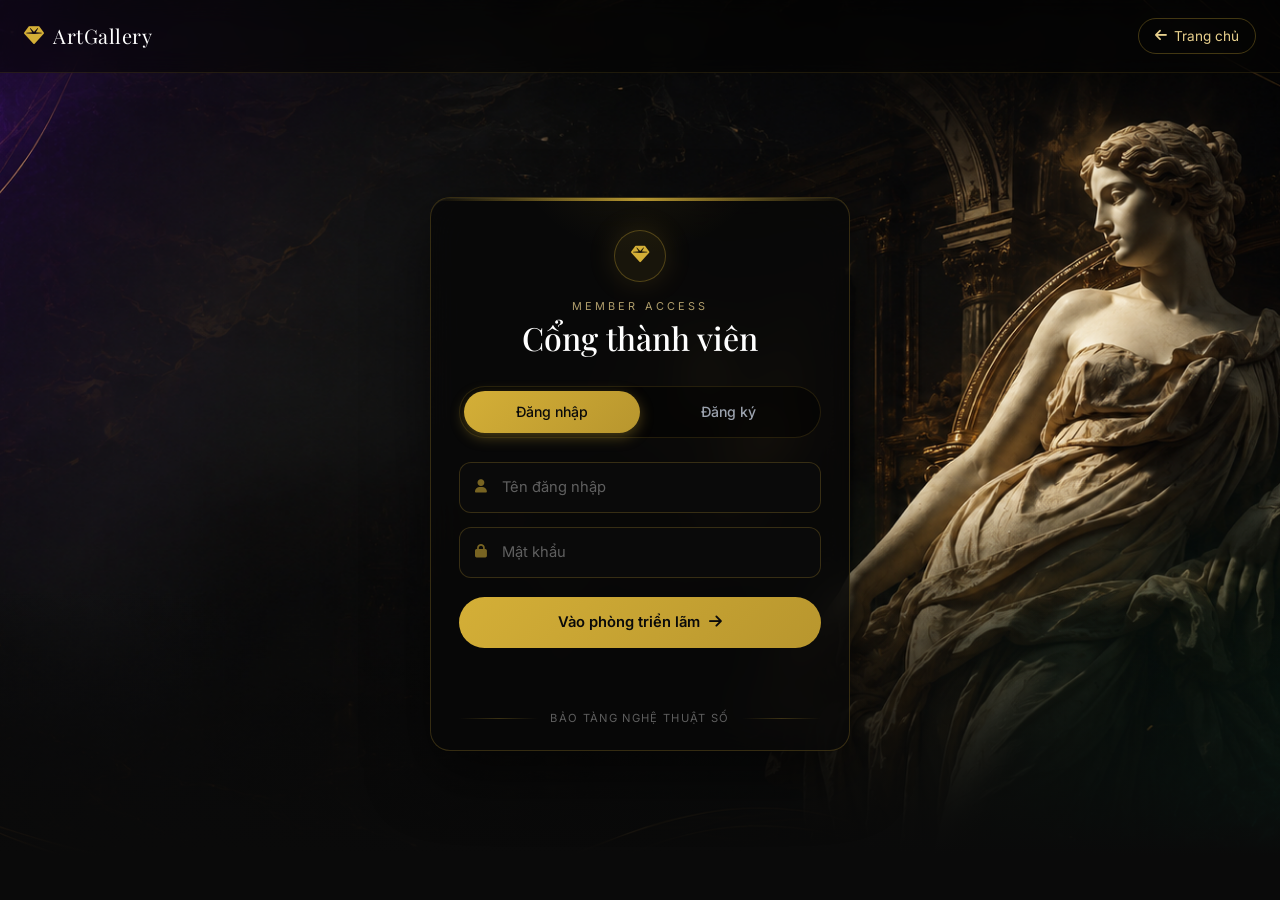
<file: admin.html>
<!doctype html>
<html lang="vi">
  <head>
    <meta charset="UTF-8" />
    <meta name="viewport" content="width=device-width, initial-scale=1.0" />
    <title>Workspace - Quản trị ArtGallery</title>
    <link
      href="https://cdn.jsdelivr.net/npm/bootstrap@5.3.0/dist/css/bootstrap.min.css"
      rel="stylesheet"
    />
    <link
      rel="stylesheet"
      href="https://cdnjs.cloudflare.com/ajax/libs/font-awesome/6.4.0/css/all.min.css"
    />
    <link
      rel="stylesheet"
      href="https://cdnjs.cloudflare.com/ajax/libs/animate.css/4.1.1/animate.min.css"
    />
    <link rel="stylesheet" href="css/style.css" />
    <link rel="stylesheet" href="css/admin-style.css" />
  </head>

  <body class="navbar-dark" style="background-color: #0a0a0a">
    <div id="premium-bg"></div>
    <div id="loader-overlay">
      <div class="loader-spinner"></div>
    </div>

    <nav
      class="navbar navbar-expand-lg sticky-top mb-4 mb-md-5"
      style="
        border-bottom: 1px solid rgba(212, 175, 55, 0.2);
        background: rgba(10, 10, 10, 0.9) !important;
        backdrop-filter: blur(10px);
      "
    >
      <div class="container-fluid px-3 px-md-5">
        <a
          class="navbar-brand d-flex align-items-center fs-5 fs-md-4"
          href="#"
          style="
            font-family: var(--font-serif);
            color: #ffffff !important;
            letter-spacing: 1px;
          "
        >
          <i class="fas fa-sliders-h me-2" style="color: var(--gold-main)"></i
          >Workspace
        </a>
        <div class="d-flex">
          <a
            class="btn btn-outline-gold btn-sm btn-md text-nowrap fw-medium px-3 px-md-4"
            href="index.html"
          >
            <i class="fas fa-arrow-left me-1 me-md-2"></i
            ><span class="d-none d-sm-inline">Trang chủ</span>
          </a>
        </div>
      </div>
    </nav>

    <div class="container-fluid px-3 px-md-5 my-4">
      <div
        class="glass-panel p-0 p-md-2 rounded-4 mb-5"
        style="background: transparent; border: none"
      >
        <div
          class="d-flex flex-column flex-xl-row justify-content-between align-items-start align-items-xl-center mb-4 p-3 p-md-4 rounded-3 border gap-4"
          style="
            border-color: rgba(212, 175, 55, 0.2) !important;
            background: rgba(20, 20, 20, 0.4);
          "
        >
          <div
            class="d-flex flex-column flex-md-row align-items-start align-items-md-center gap-3 gap-md-5 w-100"
          >
            <h2
              class="fw-bold m-0 fs-5 fs-md-4"
              style="font-family: var(--font-serif); color: var(--gold-main)"
            >
              <i class="fas fa-database me-2"></i>Kho dữ liệu
            </h2>

            <div
              class="vr d-none d-md-block"
              style="
                width: 1px;
                height: 35px;
                background-color: rgba(212, 175, 55, 0.3);
              "
            ></div>

            <div class="d-flex gap-4 gap-md-5">
              <div class="d-flex align-items-center">
                <i
                  class="fas fa-images fs-5 fs-md-4 me-2 me-md-3"
                  style="color: var(--gold-text)"
                ></i>
                <div class="d-flex flex-column">
                  <span
                    class="text-secondary"
                    style="
                      font-size: 0.65rem;
                      letter-spacing: 1px;
                      font-weight: 500;
                    "
                    >TỔNG TÁC PHẨM</span
                  >
                  <span
                    class="fw-bold text-white fs-5 fs-md-4 lh-1 mt-1"
                    id="stat-total-artworks"
                    >0</span
                  >
                </div>
              </div>
              <div class="d-flex align-items-center">
                <i
                  class="fas fa-heart fs-5 fs-md-4 me-2 me-md-3"
                  style="color: var(--gold-text)"
                ></i>
                <div class="d-flex flex-column">
                  <span
                    class="text-secondary"
                    style="
                      font-size: 0.65rem;
                      letter-spacing: 1px;
                      font-weight: 500;
                    "
                    >LƯỢT TƯƠNG TÁC</span
                  >
                  <span
                    class="fw-bold text-white fs-5 fs-md-4 lh-1 mt-1"
                    id="stat-total-likes"
                    >0</span
                  >
                </div>
              </div>
            </div>
          </div>

          <div class="d-grid d-xl-block w-100 w-xl-auto mt-2 mt-xl-0">
            <button
              class="btn btn-outline-gold rounded-pill px-4 py-2 fw-medium"
              onclick="openAdminModal()"
            >
              <i class="fas fa-plus me-2"></i>Thêm tác phẩm
            </button>
          </div>
        </div>

        <div
          class="d-flex flex-column flex-md-row align-items-start align-items-md-center justify-content-between gap-3 mb-3 p-3 p-md-3 rounded-3 border"
          style="
            border-color: rgba(212, 175, 55, 0.2) !important;
            background: rgba(20, 20, 20, 0.25);
          "
        >
          <div class="d-flex align-items-center gap-2">
            <i class="fas fa-filter" style="color: var(--gold-text)"></i>
            <span class="text-secondary" style="font-size: 0.85rem; letter-spacing: 0.6px"
              >LỌC PHÂN LOẠI</span
            >
          </div>

          <div class="d-flex align-items-center gap-2 w-100 w-md-auto">
            <select
              class="form-select form-select-sm"
              id="adminStyleFilter"
              style="
                max-width: 260px;
                background: rgba(15, 15, 15, 0.6);
                border: 1px solid rgba(212, 175, 55, 0.25);
                color: rgba(255, 255, 255, 0.85);
              "
            >
              <option value="__ALL__">Tất cả</option>
              <option value="Trừu tượng">Trừu tượng</option>
              <option value="Hiện đại">Hiện đại</option>
              <option value="Cổ điển">Cổ điển</option>
              <option value="Tối giản">Tối giản</option>
            </select>
            <button
              class="btn btn-sm rounded-pill px-3"
              style="background: transparent; border: 1px solid rgba(212, 175, 55, 0.35); color: var(--gold-text)"
              onclick="resetStyleFilter()"
              type="button"
            >
              Xóa lọc
            </button>
          </div>
        </div>

        <div
          class="table-responsive"
          style="border-radius: 12px; border: 1px solid rgba(212, 175, 55, 0.2)"
        >
          <table class="table align-middle mb-0 custom-admin-table">
            <thead>
              <tr>
                <th class="ps-4" style="width: 120px">Preview</th>
                <th>Tác phẩm</th>
                <th>Phân loại</th>
                <th>Tương tác</th>
                <th>Ngày cập nhật</th>
                <th>Trạng thái</th>
                <th class="text-center pe-4" style="width: 200px">Action</th>
              </tr>
            </thead>

            <tbody id="admin-table-body"></tbody>
          </table>
        </div>

        <div class="d-flex justify-content-center mt-4 mt-md-5 mb-3">
          <nav aria-label="Page navigation">
            <ul class="pagination shadow-sm" id="pagination-container"></ul>
          </nav>
        </div>
      </div>
    </div>

    <div class="modal fade" id="adminFormModal" tabindex="-1" aria-labelledby="adminModalTitle">
      <div class="modal-dialog modal-dialog-centered modal-xl modal-dialog-scrollable">
        <div class="modal-content admin-artwork-modal border-0">
          <form id="artworkForm">
            <input type="hidden" id="formId" />

            <div class="admin-artwork-modal-header">
              <div class="admin-artwork-modal-heading">
                <p class="admin-artwork-modal-eyebrow">WORKSPACE · TÁC PHẨM</p>
                <h2 class="admin-artwork-modal-title" id="adminModalTitle">
                  Thêm tác phẩm mới
                </h2>
                <p class="admin-artwork-modal-subtitle" id="adminModalSubtitle">
                  Điền thông tin và xem trước ảnh trước khi đăng tải.
                </p>
              </div>
              <button
                type="button"
                class="btn-close btn-close-white admin-artwork-modal-close"
                data-bs-dismiss="modal"
                aria-label="Đóng"
              ></button>
            </div>

            <div class="modal-body admin-artwork-modal-body">
              <div class="row g-4">
                <div class="col-lg-5">
                  <div class="admin-form-section">
                    <h3 class="admin-form-section-title">
                      <i class="fas fa-image"></i> Ảnh tác phẩm
                    </h3>
                    <div class="admin-form-preview" id="previewArea">
                      <img
                        id="imagePreview"
                        src=""
                        alt="Xem trước tác phẩm"
                        class="admin-form-preview-img d-none"
                      />
                      <div id="previewPlaceholder" class="admin-form-preview-empty">
                        <i class="fas fa-panorama" aria-hidden="true"></i>
                        <span>Xem trước</span>
                        <small>Nhập link ảnh bên dưới</small>
                      </div>
                    </div>
                    <div class="admin-form-field">
                      <label class="admin-form-label" for="formImage">Link ảnh (URL)</label>
                      <input
                        type="text"
                        class="admin-form-control"
                        id="formImage"
                        placeholder="https://..."
                      />
                      <div class="text-danger small mt-1" id="error-formImage" role="alert"></div>
                    </div>
                  </div>
                </div>

                <div class="col-lg-7">
                  <div class="admin-form-section">
                    <h3 class="admin-form-section-title">
                      <i class="fas fa-pen-nib"></i> Thông tin chung
                    </h3>
                    <div class="admin-form-field">
                      <label class="admin-form-label" for="formTitle">Tên tác phẩm</label>
                      <input
                        type="text"
                        class="admin-form-control"
                        id="formTitle"
                        placeholder="Ví dụ: Bình minh trên sông"
                      />
                      <div class="text-danger small mt-1" id="error-formTitle" role="alert"></div>
                    </div>
                    <div class="row g-3">
                      <div class="col-md-6">
                        <div class="admin-form-field">
                          <label class="admin-form-label" for="formArtistId">Họa sĩ</label>
                          <select
                            class="admin-form-control admin-form-select"
                            id="formArtistId"
                          ></select>
                          <div class="text-danger small mt-1" id="error-formArtistId" role="alert"></div>
                        </div>
                      </div>
                      <div class="col-md-6">
                        <div class="admin-form-field">
                          <label class="admin-form-label" for="formStyle">Phong cách</label>
                          <select
                            class="admin-form-control admin-form-select"
                            id="formStyle"
                          >
                            <option value="Trừu tượng">Trừu tượng</option>
                            <option value="Hiện đại">Hiện đại</option>
                            <option value="Cổ điển">Cổ điển</option>
                            <option value="Tối giản">Tối giản</option>
                          </select>
                          <div class="text-danger small mt-1" id="error-formStyle" role="alert"></div>
                        </div>
                      </div>
                    </div>
                  </div>

                  <div class="admin-form-section">
                    <h3 class="admin-form-section-title">
                      <i class="fas fa-align-left"></i> Mô tả & hiển thị
                    </h3>
                    <div class="admin-form-field">
                      <label class="admin-form-label" for="formDesc">Câu chuyện tác phẩm</label>
                      <textarea
                        class="admin-form-control admin-form-textarea"
                        id="formDesc"
                        placeholder="Chia sẻ ý nghĩa, chất liệu hoặc cảm hứng sáng tác..."
                      ></textarea>
                      <div class="text-danger small mt-1" id="error-formDesc" role="alert"></div>
                    </div>
                    <div class="admin-form-field mb-0">
                      <label class="admin-form-label" for="formStatus">Trạng thái hiển thị</label>
                      <select
                        class="admin-form-control admin-form-select"
                        id="formStatus"
                      >
                        <option value="Đã duyệt">Đã duyệt — hiển thị công khai</option>
                        <option value="Chờ duyệt">Chờ duyệt — ẩn khỏi trang chủ</option>
                      </select>
                    </div>
                  </div>
                </div>
              </div>
            </div>

            <div class="admin-artwork-modal-footer">
              <button
                type="button"
                class="admin-btn-ghost"
                data-bs-dismiss="modal"
              >
                Hủy
              </button>
              <button type="submit" class="admin-btn-primary" id="adminFormSubmitBtn">
                <i class="fas fa-cloud-arrow-up me-2" aria-hidden="true"></i>
                <span id="adminFormSubmitText">Đăng tải tác phẩm</span>
              </button>
            </div>
          </form>
        </div>
      </div>
    </div>

    <div class="modal fade" id="deleteConfirmModal" tabindex="-1">
      <div class="modal-dialog modal-dialog-centered modal-sm">
        <div
          class="modal-content border-0 text-center p-4"
          style="
            background: #121212;
            border: 1px solid #dc3545 !important;
            border-radius: 16px;
          "
        >
          <div class="mb-3">
            <i class="fas fa-exclamation-triangle text-danger fa-3x mb-3"></i>
            <h5
              class="text-white fw-bold"
              style="font-family: var(--font-serif)"
            >
              Xác nhận xóa
            </h5>
            <p class="text-secondary small mt-2">
              Bạn có chắc chắn muốn xóa tác phẩm này? Hành động này không thể
              hoàn tác.
            </p>
          </div>
          <div class="d-flex justify-content-center gap-3 mt-4">
            <button
              type="button"
              class="btn btn-sm rounded-pill px-4"
              style="color: white; border: 1px solid rgba(255, 255, 255, 0.2)"
              data-bs-dismiss="modal"
            >
              Hủy
            </button>
            <button
              type="button"
              class="btn btn-danger btn-sm rounded-pill px-4 shadow"
              id="confirmDeleteBtn"
            >
              Xóa ngay
            </button>
          </div>
        </div>
      </div>
    </div>

    <div
      class="toast-container position-fixed bottom-0 end-0 p-3 p-md-4"
      style="z-index: 1055"
    >
      <div
        id="liveToast"
        class="toast border-0"
        role="alert"
        aria-live="assertive"
        aria-atomic="true"
        style="
          background: #121212;
          border: 1px solid rgba(212, 175, 55, 0.3) !important;
        "
      >
        <div
          class="toast-header bg-transparent text-white"
          style="border-bottom: 1px solid rgba(212, 175, 55, 0.15)"
        >
          <i class="fas fa-check-circle me-2 text-success"></i>
          <strong class="me-auto" style="color: var(--gold-main)"
            >Thành công</strong
          >
          <small class="text-secondary">Vừa xong</small>
          <button
            type="button"
            class="btn-close btn-close-white"
            data-bs-dismiss="toast"
          ></button>
        </div>
        <div class="toast-body text-light fw-medium" id="toastMessage"></div>
      </div>
    </div>

    <script src="https://code.jquery.com/jquery-3.7.1.min.js"></script>
    <script src="https://cdn.jsdelivr.net/npm/bootstrap@5.3.0/dist/js/bootstrap.bundle.min.js"></script>
    <script src="js/auth.js"></script>
    <script>
      // Protect admin page
      document.addEventListener("DOMContentLoaded", function () {
        if (window.auth) window.auth.requireAdmin();
      });
    </script>
    <script src="js/api.js"></script>
    <script src="js/admin.js"></script>
  </body>
</html>
</file>
<file: css/style.css>
/* ==========================================
   CLASSIC LUXURY MUSEUM UI - EXACT CLONE
   ========================================== */

@import url('https://fonts.googleapis.com/css2?family=Playfair+Display:ital,wght@0,400;0,500;0,600;0,700;1,400&family=Inter:wght@300;400;500&display=swap');
:root {
    --bg-deep: #0a0a0a;
    --gold-main: #d4af37;
    --gold-dim: rgba(212, 175, 55, 0.15);
    --gold-text: #e8d08d;
    --text-white: #ffffff;
    --text-gray: #9ca3af;
    --border-gold: rgba(212, 175, 55, 0.3);
    --font-serif: 'Playfair Display', serif;
    --font-sans: 'Inter', sans-serif;
}

body {
    background-color: var(--bg-deep);
    color: var(--text-white);
    font-family: var(--font-sans);
    margin: 0;
    overflow-x: hidden;
}


/* --- BACKGROUND TƯỢNG THẠCH CAO --- */


/* --- Nền bảo tàng dùng chung (Khám phá + Nghệ sĩ) --- */

.hero-wrapper,
.artists-page {
    background: linear-gradient(to top, #0a0a0a 2%, transparent 20%), url('../img/bg.png') no-repeat right top;
    background-size: cover;
    background-position: center top;
    background-attachment: scroll;
}

.hero-wrapper {
    position: relative;
    min-height: 100vh;
    padding-top: 2rem;
}

@media (max-width: 991px) {
    .hero-wrapper,
    .artists-page {
        background: linear-gradient(to bottom, rgba(10, 10, 10, 0.8), #0a0a0a), url('../img/bg.png') no-repeat center top;
        background-size: cover;
    }
}


/* --- NAVBAR & TOP BAR --- */

.navbar-brand {
    font-family: var(--font-serif);
    font-size: 1.8rem;
    color: var(--text-white) !important;
}

.nav-link {
    color: var(--text-gray) !important;
    font-size: 0.9rem;
    margin: 0 1rem;
    transition: color 0.3s;
}

.nav-link.active {
    color: var(--gold-main) !important;
    border-bottom: 1px solid var(--gold-main);
    padding-bottom: 2px;
}


/* ==========================================
   🔍 THANH TÌM KIẾM (PREMIUM SEARCH BOX)
   ========================================== */


/* 1. Trạng thái bình thường: Nền kính đen mờ, viền vàng sắc nét */

.search-box input.form-control {
    background: rgba(15, 15, 15, 0.6) !important;
    border: 1px solid rgba(212, 175, 55, 0.4) !important;
    /* Viền vàng rõ ràng hơn */
    color: #ffffff !important;
    border-radius: 50px !important;
    padding: 0.5rem 1.5rem 0.5rem 2.8rem !important;
    /* Tăng khoảng trống cho chữ dễ thở */
    font-size: 0.9rem !important;
    transition: all 0.4s cubic-bezier(0.25, 0.8, 0.25, 1) !important;
}


/* Chữ gợi ý (Placeholder) sáng và dễ đọc hơn */

.search-box input.form-control::placeholder {
    color: rgba(255, 255, 255, 0.4) !important;
    font-weight: 300;
}


/* 2. TRẠNG THÁI ACTIVE (KHẮC PHỤC LỖI BOOTSTRAP XẤU XÍ) */

.search-box input.form-control:focus {
    background: rgba(10, 10, 10, 0.9) !important;
    /* Nền tối hẳn lại để nổi bật chữ */
    border-color: var(--gold-main) !important;
    /* Viền sáng rực màu vàng nguyên bản */
    /* Thay thế viền xanh dương mặc định bằng vệt sáng vàng tỏa ra ngoài */
    box-shadow: 0 0 0 4px rgba(212, 175, 55, 0.15) !important;
    outline: none !important;
}


/* 3. Tinh chỉnh Icon kính lúp */

.search-box .fa-search {
    color: rgba(212, 175, 55, 0.6) !important;
    /* Đổi icon sang màu vàng mờ */
    transition: all 0.4s ease;
    z-index: 5;
}


/* Khi bấm vào ô tìm kiếm, icon kính lúp cũng sáng rực lên theo */

.search-box:focus-within .fa-search {
    color: var(--gold-main) !important;
}

.btn-outline-gold {
    border: 1px solid var(--gold-main);
    color: var(--gold-main);
    background: transparent;
    border-radius: 50px;
    padding: 0.4rem 1.5rem;
    font-size: 0.85rem;
    transition: all 0.3s;
}

.btn-outline-gold:hover {
    background: var(--gold-main);
    color: var(--bg-deep);
}


/* --- HERO TYPOGRAPHY --- */


/* ==========================================
   🔧 SỬA LỖI KHOẢNG TRỐNG GIỮA BỘ LỌC VÀ LƯỚI ẢNH
   ========================================== */

.hero-text-area {
    padding-top: 8rem !important;
    /* Giảm từ 12rem xuống 8rem để thu hẹp khoảng cách trên */
    padding-bottom: 1rem !important;
    /* Thu nhỏ khoảng trống phía dưới chữ */
    position: relative;
    z-index: 10 !important;
}


/* Ép phần chứa lưới ảnh dịch ngược lên trên sát vào thanh bộ lọc */

.gallery-slider-wrapper {
    margin-top: -1rem !important;
    /* Dùng số âm để kéo toàn bộ lưới tranh lên cao */
    position: relative;
    z-index: 10;
    padding-top: 0 !important;
}


/* Đảm bảo khung chứa ảnh nền không bị phình chiều cao vô lý */

.hero-wrapper {
    min-height: auto !important;
    /* Bỏ ép buộc chiều cao full màn hình */
    padding-bottom: 2rem;
}


/* Ngôi sao lấp lánh nhỏ (Tùy chọn) */

.hero-text-area::before {
    content: '✦';
    position: absolute;
    top: 2rem;
    left: 0;
    color: var(--gold-main);
    font-size: 1.5rem;
}

.title-kham-pha {
    font-family: var(--font-serif);
    font-size: 4rem;
    font-weight: 400;
    margin-bottom: 0;
}

.title-nghe-thuat {
    font-family: var(--font-serif);
    font-size: 4.5rem;
    font-style: italic;
    color: var(--gold-text);
}

.title-dich-thuc {
    font-family: var(--font-serif);
    font-size: 4rem;
    font-weight: 400;
}

.subtitle-text {
    color: var(--text-gray);
    font-size: 0.95rem;
    max-width: 450px;
    line-height: 1.6;
    margin-top: 1rem;
}


/* --- FILTER BUTTONS --- */


/* --- FILTER BUTTONS --- */

.filter-btn {
    background: transparent;
    border: 1px solid var(--border-gold);
    color: var(--text-gray);
    border-radius: 50px;
    padding: 0.4rem 1.5rem;
    font-size: 0.85rem;
    /* Tăng độ mượt của animation (chuyển động chậm rãi, êm ái) */
    transition: all 0.4s cubic-bezier(0.25, 0.8, 0.25, 1);
    cursor: pointer;
}


/* 🌟 HIỆU ỨNG HOVER KHI RÊ CHUỘT VÀO */

.filter-btn:hover {
    border-color: var(--gold-main) !important;
    /* Đậm viền vàng */
    color: var(--text-white) !important;
    /* Chữ sáng trắng lên */
    background: rgba(212, 175, 55, 0.08);
    /* Nền phủ lớp vàng cực mỏng */
    transform: translateY(-3px);
    /* Nổi nhẹ nút lên trên 3px */
    box-shadow: 0 6px 15px rgba(212, 175, 55, 0.15);
    /* Tỏa hào quang vàng mờ ở đáy */
}


/* Trạng thái nút đang được chọn (Active) */

.filter-btn.active {
    background: var(--gold-dim);
    border-color: var(--gold-main);
    color: var(--gold-text);
}


/* Hover thêm cho nút Active cho xịn xò */

.filter-btn.active:hover {
    transform: translateY(-3px);
    box-shadow: 0 6px 20px rgba(212, 175, 55, 0.25);
}


/* --- KHỐI HOT NHẤT FLOATING T BÊN PHẢI --- */

.hot-floating-card {
    position: absolute;
    right: 5%;
    top: 45%;
    background: rgba(20, 20, 20, 0.6);
    backdrop-filter: blur(10px);
    border: 1px solid var(--border-gold);
    border-radius: 12px;
    padding: 1.5rem;
    width: 250px;
}

.hot-title {
    color: var(--gold-text);
    font-size: 0.9rem;
    font-weight: 500;
}


/* --- VERTICAL TEXT (FEATURED) --- */

.vertical-text-container {
    position: absolute;
    left: 2%;
    top: 60%;
    transform: translateY(-50%);
    display: flex;
    flex-direction: column;
    align-items: center;
    gap: 2rem;
}

.vertical-text {
    writing-mode: vertical-rl;
    transform: rotate(180deg);
    letter-spacing: 4px;
    font-size: 0.75rem;
    color: var(--gold-main);
    text-transform: uppercase;
}


/* --- GALLERY LƯỚI GRID (TỰ ĐỘNG XUỐNG DÒNG) --- */

.gallery-slider-wrapper {
    position: relative;
    padding-left: 8%;
    /* Vẫn giữ khoảng trống bên trái để không đè lên chữ FEATURED */
    padding-right: 5%;
    margin-top: 3rem;
    padding-bottom: 4rem;
}


/* Biến thành lưới Grid tự động */

.gallery-slider {
    display: grid;
    /* Phép thuật ở đây: Tự động chia cột, mỗi cột tối thiểu 300px, hết chỗ tự rớt xuống dòng */
    grid-template-columns: repeat(auto-fill, minmax(300px, 1fr));
    gap: 2rem;
    /* Khoảng cách cực thoáng giữa các thẻ */
    width: 100%;
}


/* --- THẺ CARD LUXURY CHUẨN ẢNH --- */


/* ==========================================
/* ==========================================
   🎨 TRẢ LẠI SỰ ĐỒNG BỘ CHO LƯỚI THUMBNAIL
   ========================================== */

.luxury-card img {
    width: 100% !important;
    height: 260px !important;
    /* Tăng nhẹ chiều cao lên một chút cho khung ảnh thanh thoát hơn */
    /* 1. Trở lại 'cover' để lấp đầy khung, xóa sổ hoàn toàn các dải đen xấu xí */
    object-fit: cover !important;
    /* 2. BÍ QUYẾT: Căn trọng tâm ảnh lên phía trên (20%) thay vì chính giữa. 
       Giúp chân dung Mona Lisa hay các nhân vật không bị cắt mất đầu/mặt */
    object-position: center 20% !important;
    background-color: transparent !important;
    border-radius: 8px !important;
    margin-bottom: 1.2rem !important;
    filter: brightness(0.9);
    transition: filter 0.3s ease, transform 0.5s ease !important;
}


/* Thêm hiệu ứng hover phóng to nhẹ hình ảnh bên trong thẻ card cho mượt mà */

.luxury-card:hover img {
    filter: brightness(1.1);
}

.luxury-card:hover {
    transform: translateY(-5px);
    border-color: var(--gold-main);
}

.luxury-card img {
    width: 100%;
    height: 250px;
    /* Tăng chiều cao ảnh lên một chút cho cân đối với giao diện Grid */
    object-fit: cover;
    border-radius: 8px;
    margin-bottom: 1rem;
    filter: brightness(0.9);
}

.luxury-card:hover img {
    filter: brightness(1.1);
}

.card-title-serif {
    font-family: var(--font-serif);
    font-size: 1.1rem;
    color: var(--text-white);
    margin-bottom: 0.2rem;
}

.card-artist-sans {
    font-size: 0.8rem;
    color: var(--text-gray);
    margin-bottom: 1.2rem;
}

.card-bottom-row {
    display: flex;
    justify-content: space-between;
    align-items: center;
}

.likes-text {
    font-size: 0.85rem;
    color: var(--gold-text);
    display: flex;
    align-items: center;
    gap: 6px;
}

.btn-plus-circle {
    background: transparent;
    border: 1px solid var(--text-gray);
    color: var(--text-gray);
    width: 32px;
    height: 32px;
    border-radius: 50%;
    display: flex;
    align-items: center;
    justify-content: center;
    transition: all 0.3s;
    cursor: pointer;
}

.btn-plus-circle:hover {
    border-color: var(--gold-main);
    color: var(--gold-main);
}

/* --- THẺ TAG PHONG CÁCH (bên cạnh tên tác phẩm) --- */

.card-title-row {
    display: flex;
    align-items: center;
    justify-content: space-between;
    gap: 0.65rem;
}

.style-tag {
    flex: 0 0 auto;
    display: inline-block;
    padding: 0.32rem 0.7rem;
    border-radius: 4px;
    font-size: 0.68rem;
    font-weight: 600;
    letter-spacing: 0.08em;
    text-transform: uppercase;
    border: 1px solid transparent;
    line-height: 1.15;
    user-select: none;
    white-space: nowrap;
}

.style-tag-abstract {
    color: #ecd9ff;
    background: linear-gradient(135deg, rgba(100, 55, 140, 0.45), rgba(60, 30, 90, 0.55));
    border-color: rgba(180, 120, 255, 0.4);
    box-shadow: inset 0 1px 0 rgba(255, 255, 255, 0.08);
}

.style-tag-modern {
    color: #d8eeff;
    background: linear-gradient(135deg, rgba(35, 90, 140, 0.45), rgba(20, 50, 85, 0.55));
    border-color: rgba(100, 175, 255, 0.38);
    box-shadow: inset 0 1px 0 rgba(255, 255, 255, 0.08);
}

.style-tag-classic {
    color: #ffecd0;
    background: linear-gradient(135deg, rgba(130, 85, 30, 0.45), rgba(75, 48, 15, 0.55));
    border-color: rgba(255, 185, 90, 0.38);
    box-shadow: inset 0 1px 0 rgba(255, 255, 255, 0.08);
}

.style-tag-minimal {
    color: #d4ebe0;
    background: linear-gradient(135deg, rgba(45, 68, 58, 0.65), rgba(28, 42, 36, 0.75));
    border-color: rgba(120, 185, 155, 0.35);
    box-shadow: inset 0 1px 0 rgba(255, 255, 255, 0.06);
}

.style-tag-default {
    color: var(--gold-text);
    background: linear-gradient(135deg, rgba(212, 175, 55, 0.2), rgba(90, 72, 25, 0.45));
    border-color: rgba(212, 175, 55, 0.35);
    box-shadow: inset 0 1px 0 rgba(255, 255, 255, 0.08);
}

#modalStyle.style-tag {
    font-size: 0.72rem;
    padding: 0.4rem 0.85rem;
}

.luxury-card {
    flex: 0 0 auto;
    width: 320px;
    /* Độ rộng cố định cho mỗi thẻ */
    scroll-snap-align: start;
    background: rgba(15, 15, 15, 0.8);
    border: 1px solid var(--border-gold);
    border-radius: 12px;
    padding: 0.8rem;
    transition: transform 0.3s ease, border-color 0.3s;
}

.luxury-card:hover {
    transform: translateY(-5px);
    border-color: var(--gold-main);
}

.luxury-card img {
    width: 100%;
    height: 220px;
    object-fit: cover;
    border-radius: 8px;
    margin-bottom: 1rem;
    filter: brightness(0.9);
}

.luxury-card:hover img {
    filter: brightness(1.1);
}

.card-title-serif {
    font-family: var(--font-serif);
    font-size: 1.1rem;
    color: var(--text-white);
    margin-bottom: 0.2rem;
}

.card-artist-sans {
    font-size: 0.8rem;
    color: var(--text-gray);
    margin-bottom: 1.2rem;
}

.card-bottom-row {
    display: flex;
    justify-content: space-between;
    align-items: center;
}

.likes-text {
    font-size: 0.85rem;
    color: var(--gold-text);
    display: flex;
    align-items: center;
    gap: 6px;
}

.btn-plus-circle {
    background: transparent;
    border: 1px solid var(--text-gray);
    color: var(--text-gray);
    width: 32px;
    height: 32px;
    border-radius: 50%;
    display: flex;
    align-items: center;
    justify-content: center;
    transition: all 0.3s;
    cursor: pointer;
}

.btn-plus-circle:hover {
    border-color: var(--gold-main);
    color: var(--gold-main);
}


/* ==========================================
   👑 FIX MODAL CHI TIẾT TÁC PHẨM (MUSEUM STYLE)
   ========================================== */


/* 1. Ép toàn bộ khung Modal sang màu tối, xóa dứt điểm nền trắng */

#artworkModal .modal-content {
    background: #121212 !important;
    /* Màu nền Onyx đồng bộ với giao diện */
    border: 1px solid var(--border-gold) !important;
    /* Viền vàng mảnh sang trọng */
    border-radius: 16px !important;
    overflow: hidden;
    box-shadow: 0 25px 50px rgba(0, 0, 0, 0.9);
}


/* 2. Xử lý vùng chứa ảnh bên trái */

#artworkModal .bg-black {
    background-color: #050505 !important;
    display: flex;
    align-items: center;
    /* Căn giữa ảnh theo chiều dọc */
    justify-content: center;
    min-height: 550px;
    /* Chiều cao tối thiểu để không bị hụt */
}


/* Giữ nguyên tỉ lệ gốc của bức tranh, không để lộ khoảng trống thô */

#modalImage {
    width: 100%;
    height: 100%;
    max-height: 600px;
    object-fit: contain;
    /* Tranh nằm gọn gàng, trọn vẹn, không bị mất góc */
}


/* 3. Phù phép lại toàn bộ chữ và nền vùng thông tin bên phải */

#artworkModal .col-lg-5 {
    background: #121212 !important;
    color: var(--text-white) !important;
}

#modalTitle {
    font-family: var(--font-serif);
    color: var(--text-white) !important;
    font-weight: 600;
}

#modalDate {
    color: var(--gold-text) !important;
    /* Ngày đăng chuyển sang màu vàng đồng */
}

#modalDesc {
    color: var(--text-gray) !important;
    /* Miêu tả màu xám thanh lịch */
    line-height: 1.8;
}


/* Badge phân loại trong Modal dùng chung .style-tag */


/* Khung thông tin nghệ sĩ ở đáy Modal */

#artworkModal .glass-panel {
    background: rgba(255, 255, 255, 0.02) !important;
    border: 1px solid rgba(212, 175, 55, 0.1) !important;
}

#modalArtistName {
    color: var(--text-white) !important;
}


/* Khung chứa bên trái: Biến thành một phòng tối rọi đèn */

#artworkModal .bg-black {
    background-color: #050505 !important;
    position: relative;
    overflow: hidden;
    display: flex;
    align-items: center;
    justify-content: center;
    min-height: 550px;
    height: 100%;
}


/* ẢNH CHÍNH BÊN TRÊN: Giữ nguyên vẹn 100% tác phẩm, nằm nổi bật ở giữa */

#modalImage {
    width: 100% !important;
    height: auto !important;
    max-height: 550px !important;
    object-fit: contain !important;
    position: relative;
    z-index: 2;
    /* Nổi lên trên lớp nền mờ */
    /* Thêm một chút bóng đổ mịn để tách biệt bức tranh khỏi nền */
    filter: drop-shadow(0 15px 30px rgba(0, 0, 0, 0.7)) brightness(0.95);
    transition: filter 0.3s ease;
}

#modalImage:hover {
    filter: drop-shadow(0 15px 30px rgba(0, 0, 0, 0.9)) brightness(1.05);
}


/* PHÉP THUẬT CSS: Tạo một lớp nền mờ lấp đầy khoảng trống */

#artworkModal .bg-black::before {
    content: "";
    position: absolute;
    top: 0;
    left: 0;
    width: 100%;
    height: 100%;
    /* Lấy chính bức tranh đang hiển thị để làm ảnh nền ẩn phía sau */
    background-image: inherit;
    background-size: cover;
    background-position: center;
    /* Làm mờ cực mạnh và giảm độ sáng để tạo chiều sâu hệt như rạp phim */
    filter: blur(40px) brightness(0.25) opacity(0.6);
    z-index: 1;
    /* Nằm dưới bức tranh chính */
    transform: scale(1.1);
    /* Phóng to nhẹ để che hết các mép viền */
}


/* ==========================================
   👑 ADMIN DASHBOARD - LUXURY MUSEUM EDITION
   ========================================== */


/* 1. Xóa nền trắng, ép bảng thành khối kính đen mờ viền vàng */

.table-responsive {
    background: rgba(15, 15, 15, 0.9) !important;
    border: 1px solid var(--border-gold) !important;
    border-radius: 12px !important;
    padding: 1.5rem !important;
    box-shadow: 0 20px 40px rgba(0, 0, 0, 0.5) !important;
}


/* Ép bảng trong suốt hoàn toàn */

.table {
    --bs-table-bg: transparent !important;
    --bs-table-color: var(--text-white) !important;
    margin-bottom: 0 !important;
}


/* 2. Tiêu đề cột (Header) mạ vàng */

.table thead th {
    border-bottom: 1px solid var(--border-gold) !important;
    color: var(--gold-main) !important;
    font-family: var(--font-serif) !important;
    font-size: 0.95rem !important;
    letter-spacing: 1px !important;
    background: transparent !important;
    padding: 1.2rem 1rem !important;
}


/* 3. Từng ô dữ liệu (Cell) */

.table tbody td {
    background: transparent !important;
    border-bottom: 1px solid rgba(212, 175, 55, 0.1) !important;
    vertical-align: middle !important;
    color: var(--text-white) !important;
    /* Cứu chữ bị tàng hình */
    padding: 1.2rem 1rem !important;
}

.table tbody tr:hover td {
    background-color: rgba(212, 175, 55, 0.05) !important;
    /* Sáng vàng nhẹ khi rê chuột */
}

.table tbody tr:last-child td {
    border-bottom: none !important;
}


/* 4. Thanh phân trang (Pagination) mạ vàng */

.pagination .page-link {
    background: transparent;
    border: 1px solid var(--border-gold);
    color: var(--text-gray);
    margin: 0 4px;
    border-radius: 8px !important;
    transition: all 0.3s ease;
}

.pagination .page-item.active .page-link,
.pagination .page-link:hover {
    background: var(--gold-main);
    border-color: var(--gold-main);
    color: var(--bg-deep);
}

.pagination .page-item.disabled .page-link {
    border-color: rgba(255, 255, 255, 0.1);
    color: rgba(255, 255, 255, 0.2);
}


/* ==========================================
   👑 WORKSPACE FORM & INPUT PREMIUM STYLE
   ========================================== */


/* ==========================================
   👑 ĐẶC TRỊ LỖI PHÔNG INPUT VÀ LABEL TRONG FORM FLOATING
   ========================================== */


/* 1. Ép toàn bộ nền ô nhập liệu (Input, Select, Textarea) về màu tối */

.form-floating>.form-control,
.form-floating>.form-select,
.form-floating>.form-control:focus,
.form-floating>.form-select:focus,
.form-floating>.form-control:not(:placeholder-shown) {
    background-color: #1a1a1a !important;
    /* Đen nhám Onyx vững chắc */
    color: #ffffff !important;
    /* Chữ nhập vào màu trắng sắc nét */
    border: 1px solid rgba(212, 175, 55, 0.3) !important;
    /* Viền vàng mỏng */
    border-radius: 8px !important;
    box-shadow: none !important;
}


/* Khi bấm chuột vào ô (Focus) */

.form-floating>.form-control:focus,
.form-floating>.form-select:focus {
    border-color: var(--gold-main) !important;
    /* Viền sáng vàng nguyên bản */
    box-shadow: 0 0 0 4px rgba(212, 175, 55, 0.15) !important;
    /* Tỏa hào quang nhẹ */
}


/* 2. CHỮA LỖI MẢNG TRẮNG CỦA NHÃN (LABEL FIX) */

.form-floating>label {
    color: rgba(212, 175, 55, 0.6) !important;
    /* Chữ nhãn mặc định màu vàng mờ */
    background: transparent !important;
    /* Xóa bỏ hoàn toàn mảng nền trắng lỗi */
    padding-left: 1rem !important;
    transition: all 0.2s ease-in-out !important;
}


/* 3. Phù phép khi nhãn co nhỏ và nhảy lên trên viền */

.form-floating>.form-control:focus~label,
.form-floating>.form-control:not(:placeholder-shown)~label,
.form-floating>.form-select~label {
    color: var(--gold-main) !important;
    /* Đổi sang màu vàng Champagne */
    opacity: 1 !important;
    /* Giải pháp tối thượng: Buộc lớp nền che viền của nhãn phải là màu đen của Modal (#121212) */
    background-color: #121212 !important;
    padding: 0 6px !important;
    height: auto !important;
    max-height: 20px;
    display: inline-flex !important;
    align-items: center;
    left: 10px !important;
    top: 0px !important;
    border-radius: 4px;
}


/* 4. Giữ nguyên bộ Option đổ xuống tối giản đắt tiền */

.form-select option {
    background-color: #161616 !important;
    color: #f5f5f0 !important;
}

.form-select:focus option:checked {
    background: var(--gold-main) !important;
    color: #0a0a0a !important;
}


/* Phục hồi lớp mặt nạ che viền của Bootstrap, dùng màu trùng với nền Modal */

.form-floating>label::after {
    background-color: #121212 !important;
}


/* ==========================================
   💥 HIỆU ỨNG THẢ TIM
   ========================================== */


/* 1. Nhịp đập mạnh của trái tim chính (Đập 2 nhịp như tim thật) */

@keyframes heartBeatVip {
    0% {
        transform: scale(1);
    }
    25% {
        transform: scale(1.5);
        text-shadow: 0 0 20px rgba(220, 53, 69, 1);
    }
    50% {
        transform: scale(1.1);
    }
    75% {
        transform: scale(1.4);
    }
    100% {
        transform: scale(1);
        text-shadow: 0 0 0 transparent;
    }
}

.heart-vip-anim {
    animation: heartBeatVip 0.5s cubic-bezier(0.175, 0.885, 0.32, 1.275);
}


/* 2. Vòng sóng siêu âm tỏa ra (Ripple effect) */

@keyframes rippleExpand {
    0% {
        transform: scale(0);
        opacity: 0.8;
        border-width: 4px;
    }
    100% {
        transform: scale(3.5);
        opacity: 0;
        border-width: 0px;
    }
}

.heart-ripple {
    position: absolute;
    top: 50%;
    left: 50%;
    width: 30px;
    height: 30px;
    margin-top: -15px;
    margin-left: -15px;
    border: solid 4px rgba(220, 53, 69, 0.8);
    border-radius: 50%;
    pointer-events: none;
    animation: rippleExpand 0.6s ease-out forwards;
    z-index: 99;
}


/* 3. Pháo hoa bắn tung tóe (Particles văng ra mọi hướng) */

@keyframes particleBurst {
    0% {
        transform: translate(0, 0) scale(1) rotate(0deg);
        opacity: 1;
    }
    100% {
        /* Sử dụng biến CSS để truyền quỹ đạo bắn ngẫu nhiên từ JS */
        transform: translate(var(--tx), var(--ty)) scale(0) rotate(var(--rot));
        opacity: 0;
    }
}

.heart-particle {
    position: absolute;
    top: 50%;
    left: 50%;
    color: #ff4757;
    pointer-events: none;
    /* Dùng gia tốc bắn mạnh lúc đầu, chậm dần lúc sau */
    animation: particleBurst 0.7s cubic-bezier(0.25, 0.46, 0.45, 0.94) forwards;
    z-index: 100;
    margin-top: -10px;
    margin-left: -10px;
}


/* ==========================================
   🌟 HIỆU ỨNG NAVBAR KHI CUỘN TRANG (GLASSMORPHISM)
   ========================================== */


/* 1. Trạng thái mặc định (Ở sát trên cùng) */

.navbar-custom {
    background-color: transparent !important;
    /* Hoàn toàn trong suốt để khoe ảnh nền */
    border-bottom: 1px solid transparent !important;
    padding: 1.5rem 0 !important;
    /* Rộng rãi, thư thả */
    transition: all 0.4s ease-in-out;
    /* Chuyển động mượt mà mất 0.4 giây */
    backdrop-filter: blur(0px);
}


/* 2. Trạng thái khi cuộn chuột xuống (Sẽ được JS tự động thêm vào) */

.navbar-custom.navbar-scrolled {
    background-color: rgba(5, 5, 5, 0.85) !important;
    /* Nền đen xuyên thấu */
    backdrop-filter: blur(15px);
    /* Hiệu ứng kính mờ cực xịn */
    -webkit-backdrop-filter: blur(15px);
    /* Hỗ trợ riêng cho Safari/iPhone */
    border-bottom: 1px solid rgba(212, 175, 55, 0.2) !important;
    /* Hiện viền vàng mờ */
    padding: 0.8rem 0 !important;
    /* Thu gọn chiều cao lại để nhường chỗ xem tranh */
    box-shadow: 0 10px 30px rgba(0, 0, 0, 0.5);
    /* Đổ bóng đổ phân cách với nền */
}

/* ==========================================
   ARTISTS PAGE
   ========================================== */
.artists-page {
    position: relative;
    min-height: 100vh;
}

.artists-page-title {
    font-family: var(--font-serif);
    font-size: clamp(2.2rem, 4vw, 3.2rem);
    color: var(--gold-main);
    font-weight: 500;
}

.artist-section {
    border: 1px solid var(--border-gold);
    border-radius: 16px;
    padding: 1.5rem;
    background: rgba(15, 15, 15, 0.75);
}

.artist-section-head {
    display: flex;
    gap: 1.25rem;
    align-items: flex-start;
}

.artist-avatar-lg {
    width: 88px;
    height: 88px;
    border-radius: 50%;
    object-fit: cover;
    border: 2px solid var(--border-gold);
    flex-shrink: 0;
    box-shadow: 0 0 24px rgba(212, 175, 55, 0.15);
}

.artist-section-name {
    font-family: var(--font-serif);
    font-size: 1.75rem;
    color: var(--text-white);
    margin-bottom: 0.35rem;
}

.artist-section-bio {
    font-size: 0.9rem;
    line-height: 1.6;
    max-width: 720px;
}

.artist-stat-pill {
    display: inline-flex;
    align-items: center;
    font-size: 0.8rem;
    color: var(--gold-text);
    padding: 0.35rem 0.75rem;
    border: 1px solid var(--border-gold);
    border-radius: 0;
    background: rgba(212, 175, 55, 0.06);
}

.artist-works-heading {
    font-family: var(--font-serif);
    font-size: 1.1rem;
    color: var(--gold-text);
    margin-bottom: 1rem;
    letter-spacing: 0.5px;
}

.artist-works-grid {
    display: grid;
    grid-template-columns: repeat(auto-fill, minmax(160px, 1fr));
    gap: 1rem;
}

.artist-work-card {
    position: relative;
    border-radius: 10px;
    overflow: hidden;
    cursor: pointer;
    border: 1px solid rgba(212, 175, 55, 0.2);
    aspect-ratio: 4 / 5;
    transition: transform 0.25s ease, border-color 0.25s ease;
}

.artist-work-card img {
    width: 100%;
    height: 100%;
    object-fit: cover;
    display: block;
    filter: brightness(0.92);
    transition: filter 0.25s ease, transform 0.35s ease;
}

.artist-work-card:hover {
    transform: translateY(-4px);
    border-color: var(--gold-main);
}

.artist-work-card:hover img {
    filter: brightness(1.05);
    transform: scale(1.03);
}

.artist-work-overlay {
    position: absolute;
    left: 0;
    right: 0;
    bottom: 0;
    padding: 0.65rem 0.75rem;
    background: linear-gradient(to top, rgba(0, 0, 0, 0.88), transparent);
}

.artist-work-title {
    color: #fff;
    font-size: 0.85rem;
    font-weight: 600;
    margin-bottom: 0.35rem;
}

.artist-work-overlay .style-tag {
    margin-top: 0.25rem;
}

@media (max-width: 576px) {
    .artist-section-head {
        flex-direction: column;
        align-items: center;
        text-align: center;
    }

    .artist-section-meta .d-flex {
        justify-content: center;
    }
}

/* ==========================================
   AUTH PORTAL (Đăng nhập / Đăng ký)
   ========================================== */

.auth-page {
    min-height: 100vh;
    background: linear-gradient(to top, #0a0a0a 5%, transparent 35%),
        url('../img/bg.png') no-repeat center top;
    background-size: cover;
    background-attachment: fixed;
}

@media (max-width: 991px) {
    .auth-page {
        background: linear-gradient(to bottom, rgba(10, 10, 10, 0.88), #0a0a0a),
            url('../img/bg.png') no-repeat center top;
        background-size: cover;
        background-attachment: scroll;
    }
}

.auth-topbar {
    position: fixed;
    top: 0;
    left: 0;
    right: 0;
    z-index: 100;
    display: flex;
    align-items: center;
    justify-content: space-between;
    padding: 1.1rem 1.5rem;
    background: rgba(5, 5, 5, 0.55);
    backdrop-filter: blur(12px);
    -webkit-backdrop-filter: blur(12px);
    border-bottom: 1px solid rgba(212, 175, 55, 0.12);
}

.auth-topbar-brand {
    display: inline-flex;
    align-items: center;
    gap: 0.55rem;
    font-family: var(--font-serif);
    font-size: 1.25rem;
    color: var(--text-white) !important;
    text-decoration: none;
    letter-spacing: 0.5px;
}

.auth-topbar-brand i {
    color: var(--gold-main);
}

.auth-topbar-home {
    display: inline-flex;
    align-items: center;
    gap: 0.45rem;
    padding: 0.45rem 1rem;
    border: 1px solid var(--border-gold);
    border-radius: 50px;
    color: var(--gold-text) !important;
    font-size: 0.85rem;
    text-decoration: none;
    transition: background 0.3s ease, color 0.3s ease, border-color 0.3s ease;
}

.auth-topbar-home:hover {
    background: var(--gold-main);
    color: var(--bg-deep) !important;
    border-color: var(--gold-main);
}

.auth-portal {
    min-height: 100vh;
    display: flex;
    align-items: center;
    justify-content: center;
    padding: 5.5rem 1.25rem 2.5rem;
}

.auth-portal-card {
    position: relative;
    width: 100%;
    max-width: 420px;
    padding: 2rem 1.75rem 1.5rem;
    border-radius: 20px;
    background: rgba(8, 8, 8, 0.82);
    border: 1px solid rgba(212, 175, 55, 0.22);
    box-shadow: 0 24px 60px rgba(0, 0, 0, 0.55), inset 0 1px 0 rgba(255, 255, 255, 0.04);
    backdrop-filter: blur(18px);
    -webkit-backdrop-filter: blur(18px);
    overflow: hidden;
}

.auth-portal-card::before {
    content: "";
    position: absolute;
    top: 0;
    left: 0;
    right: 0;
    height: 3px;
    background: linear-gradient(90deg, transparent, var(--gold-main), transparent);
    opacity: 0.85;
}

.auth-portal-glow {
    position: absolute;
    top: -40%;
    left: 50%;
    width: 280px;
    height: 280px;
    transform: translateX(-50%);
    background: radial-gradient(circle, rgba(212, 175, 55, 0.12) 0%, transparent 70%);
    pointer-events: none;
}

.auth-portal-header {
    position: relative;
    text-align: center;
    margin-bottom: 1.75rem;
}

.auth-portal-emblem {
    width: 52px;
    height: 52px;
    margin: 0 auto 1rem;
    display: flex;
    align-items: center;
    justify-content: center;
    border-radius: 50%;
    border: 1px solid var(--border-gold);
    background: rgba(212, 175, 55, 0.08);
    color: var(--gold-main);
    font-size: 1.15rem;
    box-shadow: 0 0 28px rgba(212, 175, 55, 0.15);
}

.auth-portal-eyebrow {
    margin: 0 0 0.35rem;
    font-size: 0.68rem;
    letter-spacing: 0.28em;
    color: var(--gold-text);
    opacity: 0.75;
}

.auth-portal-title {
    margin: 0;
    font-family: var(--font-serif);
    font-size: clamp(1.65rem, 4vw, 2rem);
    font-weight: 500;
    color: var(--text-white);
}

.auth-tab-switch {
    position: relative;
    display: grid;
    grid-template-columns: 1fr 1fr;
    gap: 0;
    padding: 4px;
    margin-bottom: 1.5rem;
    border-radius: 50px;
    background: rgba(0, 0, 0, 0.45);
    border: 1px solid rgba(212, 175, 55, 0.15);
}

.auth-tab {
    position: relative;
    z-index: 2;
    border: none;
    background: transparent;
    color: var(--text-gray);
    font-size: 0.88rem;
    font-weight: 500;
    padding: 0.65rem 0.5rem;
    border-radius: 50px;
    cursor: pointer;
    transition: color 0.25s ease;
}

.auth-tab.active {
    color: var(--bg-deep);
}

.auth-tab-indicator {
    position: absolute;
    top: 4px;
    left: 4px;
    width: calc(50% - 4px);
    height: calc(100% - 8px);
    border-radius: 50px;
    background: linear-gradient(135deg, var(--gold-main), #b8962e);
    box-shadow: 0 4px 14px rgba(212, 175, 55, 0.35);
    transition: transform 0.35s cubic-bezier(0.25, 0.8, 0.25, 1);
    z-index: 1;
}

.auth-tab-switch.is-register .auth-tab-indicator {
    transform: translateX(100%);
}

.auth-alert {
    margin-bottom: 1rem;
    padding: 0.65rem 0.9rem;
    border-radius: 10px;
    font-size: 0.85rem;
    border: 1px solid transparent;
}

.auth-alert.alert-success {
    background: rgba(40, 167, 69, 0.12);
    border-color: rgba(40, 167, 69, 0.35);
    color: #8fd9a0;
}

.auth-alert.alert-danger {
    background: rgba(220, 53, 69, 0.12);
    border-color: rgba(220, 53, 69, 0.35);
    color: #f5a5ad;
}

.auth-alert.alert-warning {
    background: rgba(212, 175, 55, 0.1);
    border-color: rgba(212, 175, 55, 0.35);
    color: var(--gold-text);
}

.auth-panels {
    position: relative;
    min-height: 200px;
}

.auth-panel {
    animation: authPanelIn 0.35s ease;
}

@keyframes authPanelIn {
    from {
        opacity: 0;
        transform: translateY(8px);
    }
    to {
        opacity: 1;
        transform: translateY(0);
    }
}

.auth-form {
    display: flex;
    flex-direction: column;
    gap: 0.85rem;
}

.auth-field {
    position: relative;
}

.auth-field-icon {
    position: absolute;
    left: 1rem;
    top: 50%;
    transform: translateY(-50%);
    color: rgba(212, 175, 55, 0.55);
    font-size: 0.85rem;
    pointer-events: none;
    transition: color 0.25s ease;
}

.auth-input {
    width: 100%;
    padding: 0.85rem 1rem 0.85rem 2.65rem;
    border-radius: 12px;
    border: 1px solid rgba(212, 175, 55, 0.22);
    background: rgba(12, 12, 12, 0.9);
    color: var(--text-white);
    font-size: 0.92rem;
    outline: none;
    transition: border-color 0.25s ease, box-shadow 0.25s ease, background 0.25s ease;
}

.auth-input::placeholder {
    color: rgba(255, 255, 255, 0.35);
}

.auth-input:focus {
    border-color: var(--gold-main);
    background: rgba(8, 8, 8, 0.95);
    box-shadow: 0 0 0 3px rgba(212, 175, 55, 0.12);
}

.auth-field:focus-within .auth-field-icon {
    color: var(--gold-main);
}

.auth-submit {
    margin-top: 0.35rem;
    display: flex;
    align-items: center;
    justify-content: center;
    gap: 0.6rem;
    width: 100%;
    padding: 0.9rem 1.25rem;
    border: none;
    border-radius: 50px;
    background: linear-gradient(135deg, var(--gold-main), #b8962e);
    color: var(--bg-deep);
    font-size: 0.92rem;
    font-weight: 600;
    cursor: pointer;
    transition: transform 0.25s ease, box-shadow 0.25s ease, filter 0.25s ease;
}

.auth-submit:hover {
    transform: translateY(-2px);
    box-shadow: 0 10px 28px rgba(212, 175, 55, 0.35);
    filter: brightness(1.05);
}

.auth-submit:active {
    transform: translateY(0);
}

.auth-portal-footer {
    display: flex;
    align-items: center;
    gap: 0.75rem;
    margin-top: 1.75rem;
    padding-top: 1.25rem;
}

.auth-portal-footer-line {
    flex: 1;
    height: 1px;
    background: linear-gradient(90deg, transparent, rgba(212, 175, 55, 0.25), transparent);
}

.auth-portal-footer-text {
    font-size: 0.7rem;
    letter-spacing: 0.12em;
    text-transform: uppercase;
    color: rgba(255, 255, 255, 0.35);
    white-space: nowrap;
}
</file>
<file: css/admin-style.css>
.custom-admin-table {
    --admin-border: rgba(212, 175, 55, 0.18);
    --admin-row: rgba(18, 18, 18, 0.35);
    --admin-row-hover: rgba(25, 25, 25, 0.55);
    --admin-text-dim: rgba(255, 255, 255, 0.75);
}

.custom-admin-table thead th {
    background: rgba(10, 10, 10, 0.75);
    color: rgba(255, 255, 255, 0.82);
    border-bottom: 1px solid var(--admin-border) !important;
    font-weight: 600;
    letter-spacing: 0.6px;
    text-transform: none;
}

.custom-admin-table tbody tr {
    background: var(--admin-row);
    border-color: var(--admin-border) !important;
    transition: background 180ms ease, transform 180ms ease;
}

.custom-admin-table tbody tr:hover {
    background: var(--admin-row-hover);
}

.custom-admin-table td {
    color: var(--admin-text-dim);
    border-color: var(--admin-border) !important;
}


/* ====== Style badge (Phân loại) ====== */

.badge-style {
    display: inline-flex;
    align-items: center;
    gap: 0.45rem;
    padding: 0.45rem 0.85rem;
    border-radius: 999px;
    border: 1px solid transparent;
    font-weight: 600;
    letter-spacing: 0.4px;
    line-height: 1;
    user-select: none;
    white-space: nowrap;
}

/* Xóa dấu chấm cạnh chữ (yêu cầu) */
.badge-style::before {
  content: none;
}

.badge-style-abstract {
    color: #d9b8ff;
    background: rgba(170, 90, 255, 0.12);
    border-color: rgba(170, 90, 255, 0.35);
}

.badge-style-modern {
    color: #9dd7ff;
    background: rgba(45, 170, 255, 0.12);
    border-color: rgba(45, 170, 255, 0.35);
}

.badge-style-classic {
    color: #ffd79a;
    background: rgba(255, 170, 60, 0.12);
    border-color: rgba(255, 170, 60, 0.35);
}

.badge-style-minimal {
    color: #9ff0d4;
    background: rgba(35, 210, 160, 0.12);
    border-color: rgba(35, 210, 160, 0.35);
}

.badge-style-default {
    color: #e8d08d;
    background: rgba(212, 175, 55, 0.08);
    border-color: rgba(212, 175, 55, 0.25);
}

/* ====== Modal thêm / sửa tác phẩm ====== */

.admin-artwork-modal {
    background: linear-gradient(160deg, rgba(18, 18, 18, 0.98), rgba(8, 8, 8, 0.99));
    border: 1px solid rgba(212, 175, 55, 0.28) !important;
    border-radius: 20px;
    box-shadow: 0 28px 80px rgba(0, 0, 0, 0.65);
    overflow: hidden;
}

.admin-artwork-modal-header {
    display: flex;
    align-items: flex-start;
    justify-content: space-between;
    gap: 1rem;
    padding: 1.35rem 1.5rem 1.15rem;
    border-bottom: 1px solid rgba(212, 175, 55, 0.14);
    background: rgba(212, 175, 55, 0.04);
}

.admin-artwork-modal-eyebrow {
    margin: 0 0 0.35rem;
    font-size: 0.65rem;
    letter-spacing: 0.22em;
    color: var(--gold-text);
    opacity: 0.8;
}

.admin-artwork-modal-title {
    margin: 0;
    font-family: var(--font-serif);
    font-size: clamp(1.35rem, 2.5vw, 1.75rem);
    font-weight: 500;
    color: var(--gold-main);
    line-height: 1.25;
}

.admin-artwork-modal-subtitle {
    margin: 0.45rem 0 0;
    font-size: 0.88rem;
    color: var(--text-gray);
    max-width: 420px;
}

.admin-artwork-modal-close {
    flex-shrink: 0;
    margin-top: 0.15rem;
    opacity: 0.7;
}

.admin-artwork-modal-body {
    padding: 1.35rem 1.5rem 1.5rem;
}

.admin-form-section {
    padding: 1.1rem 1.15rem;
    margin-bottom: 1rem;
    border-radius: 14px;
    border: 1px solid rgba(212, 175, 55, 0.14);
    background: rgba(0, 0, 0, 0.28);
}

.admin-form-section:last-child {
    margin-bottom: 0;
}

.admin-form-section-title {
    display: flex;
    align-items: center;
    gap: 0.5rem;
    margin: 0 0 1rem;
    font-size: 0.78rem;
    font-weight: 600;
    letter-spacing: 0.1em;
    text-transform: uppercase;
    color: var(--gold-text);
}

.admin-form-section-title i {
    font-size: 0.85rem;
    opacity: 0.85;
}

.admin-form-preview {
    position: relative;
    aspect-ratio: 4 / 5;
    max-height: 320px;
    border-radius: 12px;
    overflow: hidden;
    border: 1px dashed rgba(212, 175, 55, 0.35);
    background: rgba(0, 0, 0, 0.45);
    margin-bottom: 1rem;
}

.admin-form-preview-img {
    width: 100%;
    height: 100%;
    object-fit: cover;
    display: block;
}

.admin-form-preview-empty {
    position: absolute;
    inset: 0;
    display: flex;
    flex-direction: column;
    align-items: center;
    justify-content: center;
    gap: 0.35rem;
    padding: 1rem;
    text-align: center;
    color: rgba(255, 255, 255, 0.45);
}

.admin-form-preview-empty i {
    font-size: 2rem;
    color: rgba(212, 175, 55, 0.35);
    margin-bottom: 0.25rem;
}

.admin-form-preview-empty span {
    font-size: 0.9rem;
    font-weight: 500;
    color: rgba(255, 255, 255, 0.55);
}

.admin-form-preview-empty small {
    font-size: 0.75rem;
    color: rgba(255, 255, 255, 0.35);
}

.admin-form-field {
    margin-bottom: 1rem;
}

.admin-form-field:last-child {
    margin-bottom: 0;
}

.admin-form-label {
    display: block;
    margin-bottom: 0.4rem;
    font-size: 0.78rem;
    font-weight: 500;
    letter-spacing: 0.04em;
    color: rgba(255, 255, 255, 0.65);
}

.admin-form-control {
    width: 100%;
    padding: 0.7rem 0.95rem;
    border-radius: 10px;
    border: 1px solid rgba(212, 175, 55, 0.22);
    background: rgba(12, 12, 12, 0.9);
    color: #fff;
    font-size: 0.92rem;
    outline: none;
    transition: border-color 0.2s ease, box-shadow 0.2s ease;
}

.admin-form-control::placeholder {
    color: rgba(255, 255, 255, 0.28);
}

.admin-form-control:focus {
    border-color: var(--gold-main);
    box-shadow: 0 0 0 3px rgba(212, 175, 55, 0.12);
}

.admin-form-control.is-invalid {
    border-color: #dc3545;
    box-shadow: 0 0 0 3px rgba(220, 53, 69, 0.15);
}

.admin-form-select {
    appearance: none;
    background-image: url("data:image/svg+xml,%3Csvg xmlns='http://www.w3.org/2000/svg' width='12' height='8' viewBox='0 0 12 8'%3E%3Cpath fill='%23d4af37' d='M1 1l5 5 5-5'/%3E%3C/svg%3E");
    background-repeat: no-repeat;
    background-position: right 0.9rem center;
    padding-right: 2.25rem;
}

.admin-form-textarea {
    min-height: 120px;
    resize: vertical;
    line-height: 1.55;
}

.admin-artwork-modal-footer {
    display: flex;
    flex-wrap: wrap;
    align-items: center;
    justify-content: flex-end;
    gap: 0.65rem;
    padding: 1.1rem 1.5rem 1.35rem;
    border-top: 1px solid rgba(212, 175, 55, 0.14);
    background: rgba(0, 0, 0, 0.25);
}

.admin-btn-ghost {
    padding: 0.55rem 1.25rem;
    border-radius: 50px;
    border: 1px solid rgba(255, 255, 255, 0.2);
    background: transparent;
    color: rgba(255, 255, 255, 0.85);
    font-size: 0.88rem;
    cursor: pointer;
    transition: border-color 0.2s ease, color 0.2s ease;
}

.admin-btn-ghost:hover {
    border-color: rgba(255, 255, 255, 0.4);
    color: #fff;
}

.admin-btn-primary {
    display: inline-flex;
    align-items: center;
    padding: 0.6rem 1.35rem;
    border: none;
    border-radius: 50px;
    background: linear-gradient(135deg, var(--gold-main), #b8962e);
    color: var(--bg-deep);
    font-size: 0.9rem;
    font-weight: 600;
    cursor: pointer;
    transition: transform 0.2s ease, box-shadow 0.2s ease;
}

.admin-btn-primary:hover {
    transform: translateY(-1px);
    box-shadow: 0 8px 22px rgba(212, 175, 55, 0.35);
}

@media (max-width: 991px) {
    .admin-artwork-modal-header,
    .admin-artwork-modal-body,
    .admin-artwork-modal-footer {
        padding-left: 1.1rem;
        padding-right: 1.1rem;
    }

    .admin-form-preview {
        max-height: 240px;
        aspect-ratio: 16 / 10;
    }
}
</file>
